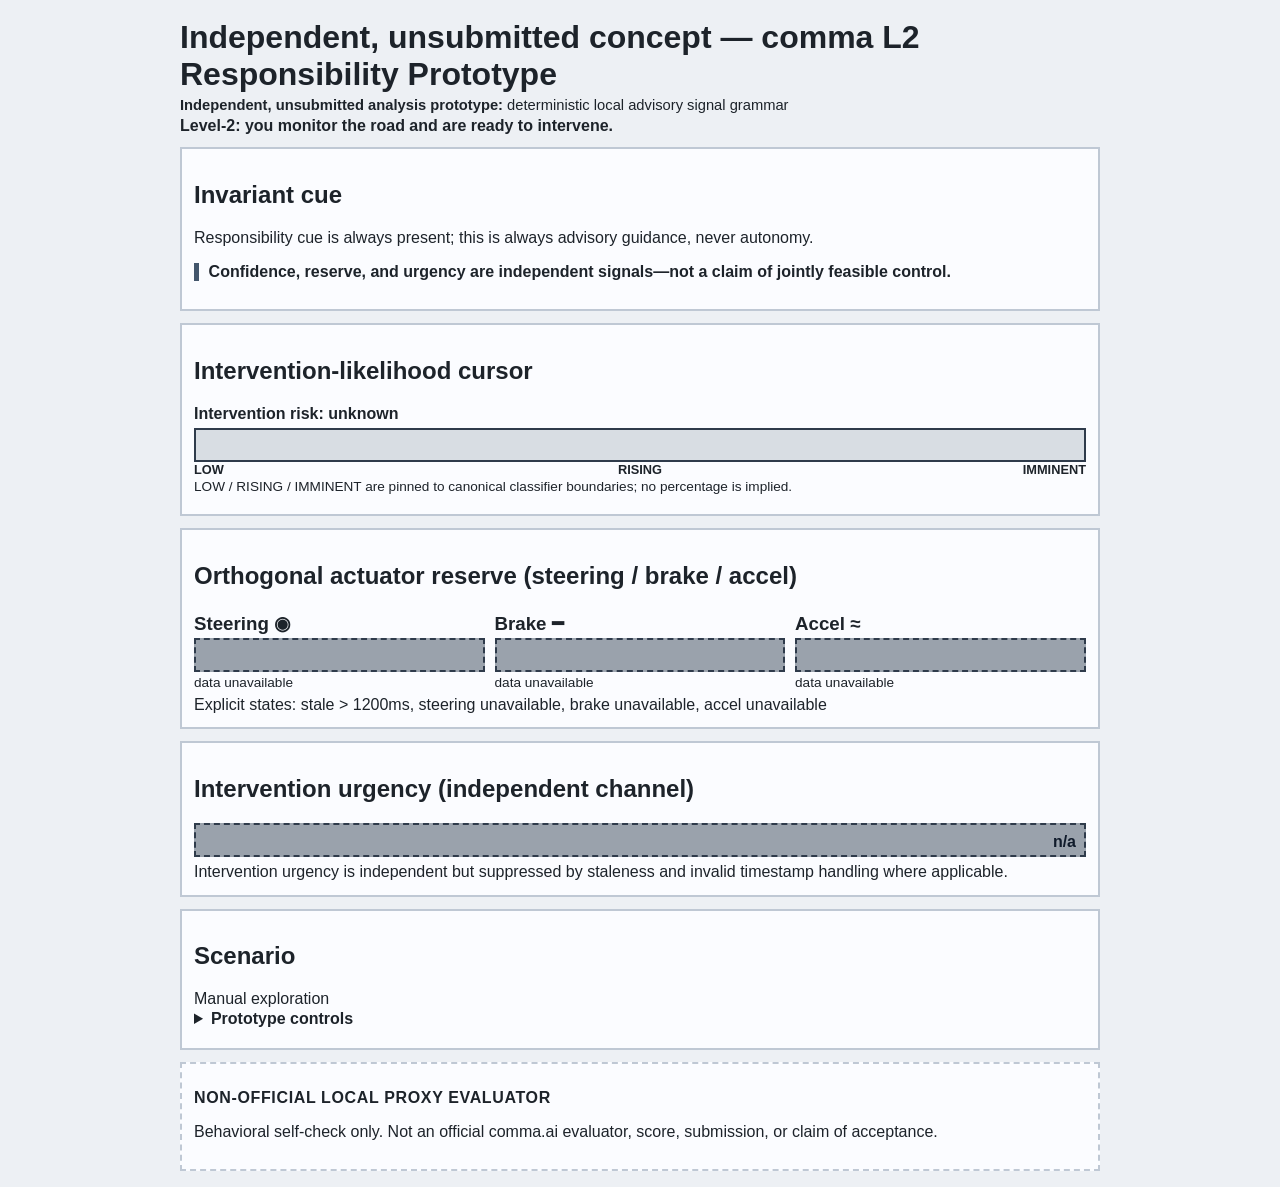
<file: prototype/index.html>
<!doctype html>
<html lang="en">
  <head>
    <meta charset="utf-8" />
    <meta name="viewport" content="width=device-width, initial-scale=1" />
    <title>Independent, unsubmitted concept — comma L2 Responsibility Prototype</title>
    <link rel="stylesheet" href="styles.css" />
  </head>
  <body>
    <main class="shell">
      <header class="header">
        <h1>Independent, unsubmitted concept — comma L2 Responsibility Prototype</h1>
        <p class="status-line"><strong>Independent, unsubmitted analysis prototype:</strong> deterministic local advisory signal grammar</p>
        <p class="resp">Level-2: you monitor the road and are ready to intervene.</p>
      </header>

      <section class="card">
        <h2>Invariant cue</h2>
        <div class="level-rail">Responsibility cue is always present; this is always advisory guidance, never autonomy.</div>
        <p class="boundary">Confidence, reserve, and urgency are independent signals—not a claim of jointly feasible control.</p>
      </section>

      <section class="card">
        <h2>Intervention-likelihood cursor</h2>
        <div id="confidence" class="rail" role="meter" aria-label="intervention risk class" aria-valuemin="1" aria-valuemax="3">
          <div class="rail-label">Intervention risk: <span id="confidenceLabel">unknown</span></div>
          <div class="rail-track risk-track">
            <div id="confidenceFill" class="risk-cursor"></div>
          </div>
          <div class="risk-scale" aria-hidden="true"><span>LOW</span><span>RISING</span><span>IMMINENT</span></div>
          <p class="rail-meta">LOW / RISING / IMMINENT are pinned to canonical classifier boundaries; no percentage is implied.</p>
        </div>
      </section>

      <section class="card">
        <h2>Orthogonal actuator reserve (steering / brake / accel)</h2>
        <div id="reserves" class="reserve-grid">
          <div id="steer" class="reserve" role="meter" aria-label="steering reserve" aria-valuemin="0" aria-valuemax="100">
            <h3>Steering ◉</h3>
            <div class="rail-track">
              <div class="rail-fill"></div>
            </div>
            <p class="rail-meta">reserve</p>
          </div>
          <div id="brake" class="reserve" role="meter" aria-label="brake reserve" aria-valuemin="0" aria-valuemax="100">
            <h3>Brake ━</h3>
            <div class="rail-track">
              <div class="rail-fill"></div>
            </div>
            <p class="rail-meta">reserve</p>
          </div>
          <div id="accel" class="reserve" role="meter" aria-label="acceleration reserve" aria-valuemin="0" aria-valuemax="100">
            <h3>Accel ≈</h3>
            <div class="rail-track">
              <div class="rail-fill"></div>
            </div>
            <p class="rail-meta">reserve</p>
          </div>
        </div>
        <p id="reserveState" class="status" aria-live="polite"></p>
      </section>

      <section class="card">
        <h2>Intervention urgency (independent channel)</h2>
        <div id="urgency" class="urgency" role="meter" aria-label="intervention urgency" aria-valuemin="0" aria-valuemax="100">
          <div id="urgencyFill" class="urgency-fill"></div>
          <div id="urgencyText" class="urgency-text"></div>
        </div>
        <p class="status" id="urgencyHint">Orthogonal channel; not inferred from reserve bars.</p>
      </section>

      <section class="card controls">
        <h2>Scenario</h2>
        <p id="scenarioState" class="status" aria-live="polite">Manual exploration</p>
        <details>
        <summary>Prototype controls</summary>
        <label>Classifier score fixture: <output id="confidenceOutput">LOW</output><input id="confidenceInput" type="range" min="0" max="0.1" step="0.00001" value="0.005"></label>
        <label>Signed normalized steering torque <output id="steerReqOutput">0.20</output><input id="steerRequestInput" type="range" min="-1" max="1" step="0.01" value="0.20"></label>
        <p>Derived steering headroom: <output id="steerHeadOutput">0.80</output></p>
        <label>Brake headroom <output id="brakeOutput">0.62</output><input id="brakeInput" type="range" min="0" max="1" step="0.01" value="0.62"></label>
        <label>Accel headroom <output id="accelOutput">0.55</output><input id="accelInput" type="range" min="0" max="1" step="0.01" value="0.55"></label>
        <label>Intervention urgency <output id="urgencyOutput">0.40</output><input id="urgencyInput" type="range" min="0" max="1" step="0.01" value="0.40"></label>
        <label><input id="steerAvail" type="checkbox" checked> Steering available</label>
        <label><input id="brakeAvail" type="checkbox" checked> Brake available</label>
        <label><input id="accelAvail" type="checkbox" checked> Accel available</label>
        <label><input id="longControlActive" type="checkbox" checked> Openpilot longitudinal control active</label>
        <label><input id="steerSat" type="checkbox"> Steering saturated (force zero)</label>
        <label><input id="steerPressed" type="checkbox"> Steering pressed (driver override)</label>
        <label><input id="dataFresh" type="checkbox" checked> Fresh signal</label>
        <label>Data age (ms) <output id="ageOutput">0</output><input id="ageInput" type="range" min="0" max="2500" step="50" value="0"></label>
        <div class="controls-row">
          <button id="runScenario">Run deterministic steering-limit scenario</button>
          <button id="seedScenario">Reset inputs</button>
        </div>
        </details>
      </section>

      <section class="card proxy-note" aria-label="evaluator boundary">
        <h2>NON-OFFICIAL LOCAL PROXY EVALUATOR</h2>
        <p>Behavioral self-check only. Not an official comma.ai evaluator, score, submission, or claim of acceptance.</p>
      </section>
    </main>

    <script type="module" src="ui.js"></script>
  </body>
</html>
</file>
<file: prototype/styles.css>
:root {
  --bg: #f4f3ef;
  --ink: #1d232a;
  --rail-bg: #d8dde3;
  --green: #1f8f4e;
  --yellow: #9f7d00;
  --red: #b53030;
  --dash: #9aa2ac;
}

* { box-sizing: border-box; }
body { margin: 0; background: #edf0f4; color: var(--ink); font-family: "Trebuchet MS", "Segoe UI", Tahoma, sans-serif; }
.shell { width: min(920px, 100% - 2rem); margin: 1rem auto; display: grid; gap: 0.75rem; }
.card { border: 2px solid #bfc8d4; background: #fbfcff; padding: 0.75rem; }
.header h1 { margin: 0.2rem 0; }
.status-line { margin: 0.25rem 0; font-size: 0.92rem; }
.resp { margin: 0; font-weight: 600; }
.rail-track, .urgency { border: 2px solid #2f3b4b; background: var(--rail-bg); height: 34px; position: relative; overflow: hidden; }
.rail-fill, .urgency-fill { height: 100%; width: 0%; transition: width 140ms linear; }
.rail-fill { background: #4b9ed5; }
.urgency-text { position: absolute; right: 8px; top: 8px; font-weight: 700; color: #101b2b; }
.rail { margin-bottom: 0.5rem; }
.rail-label { margin-bottom: 0.3rem; font-weight: 700; }
.reserve-grid { display: grid; gap: 0.6rem; grid-template-columns: 1fr 1fr 1fr; }
.reserve h3 { margin: 0.2rem 0; }
.rail-meta { margin: 0.15rem 0 0; font-size: 0.85rem; }
.rail .unavailable, .railTrack .unavailable { background: var(--dash); }
.status { margin: 0.4rem 0 0; min-height: 1.2rem; }
.urgency { background: #e4ecf5; }
.urgency-fill { background: #c93b3b; }
label { display: block; margin: 0.35rem 0; }
.controls-row { display: flex; gap: 0.5rem; }
button { padding: 0.35rem 0.8rem; font-weight: 700; background: #223448; color: #f8fafb; border: 2px solid #223448; }
button:hover { background: #172538; }
.unavailable-state { border-style: dashed; background: var(--dash); }
.risk-track { overflow: visible; }
.risk-cursor { position: absolute; top: -5px; width: 8px; height: 40px; background: #172538; border: 2px solid #fff; transform: translateX(-50%); }
.LOW .risk-cursor { background: #2a9b4b; }
.RISING .risk-cursor { background: #9f7d00; }
.IMMINENT .risk-cursor { background: #b53030; }
.risk-scale { display: grid; grid-template-columns: repeat(3, 1fr); font-weight: 700; font-size: 0.8rem; text-align: center; }
.risk-scale span:first-child { text-align: left; }
.risk-scale span:last-child { text-align: right; }
.boundary { border-left: 5px solid #43566c; padding-left: 0.6rem; font-weight: 700; }
.proxy-note { border-style: dashed; }
.proxy-note h2 { font-size: 1rem; letter-spacing: 0.04em; }
summary { cursor: pointer; font-weight: 700; margin-bottom: 0.5rem; }
@media (max-width: 760px) {
  .reserve-grid { grid-template-columns: 1fr; }
}
</file>
